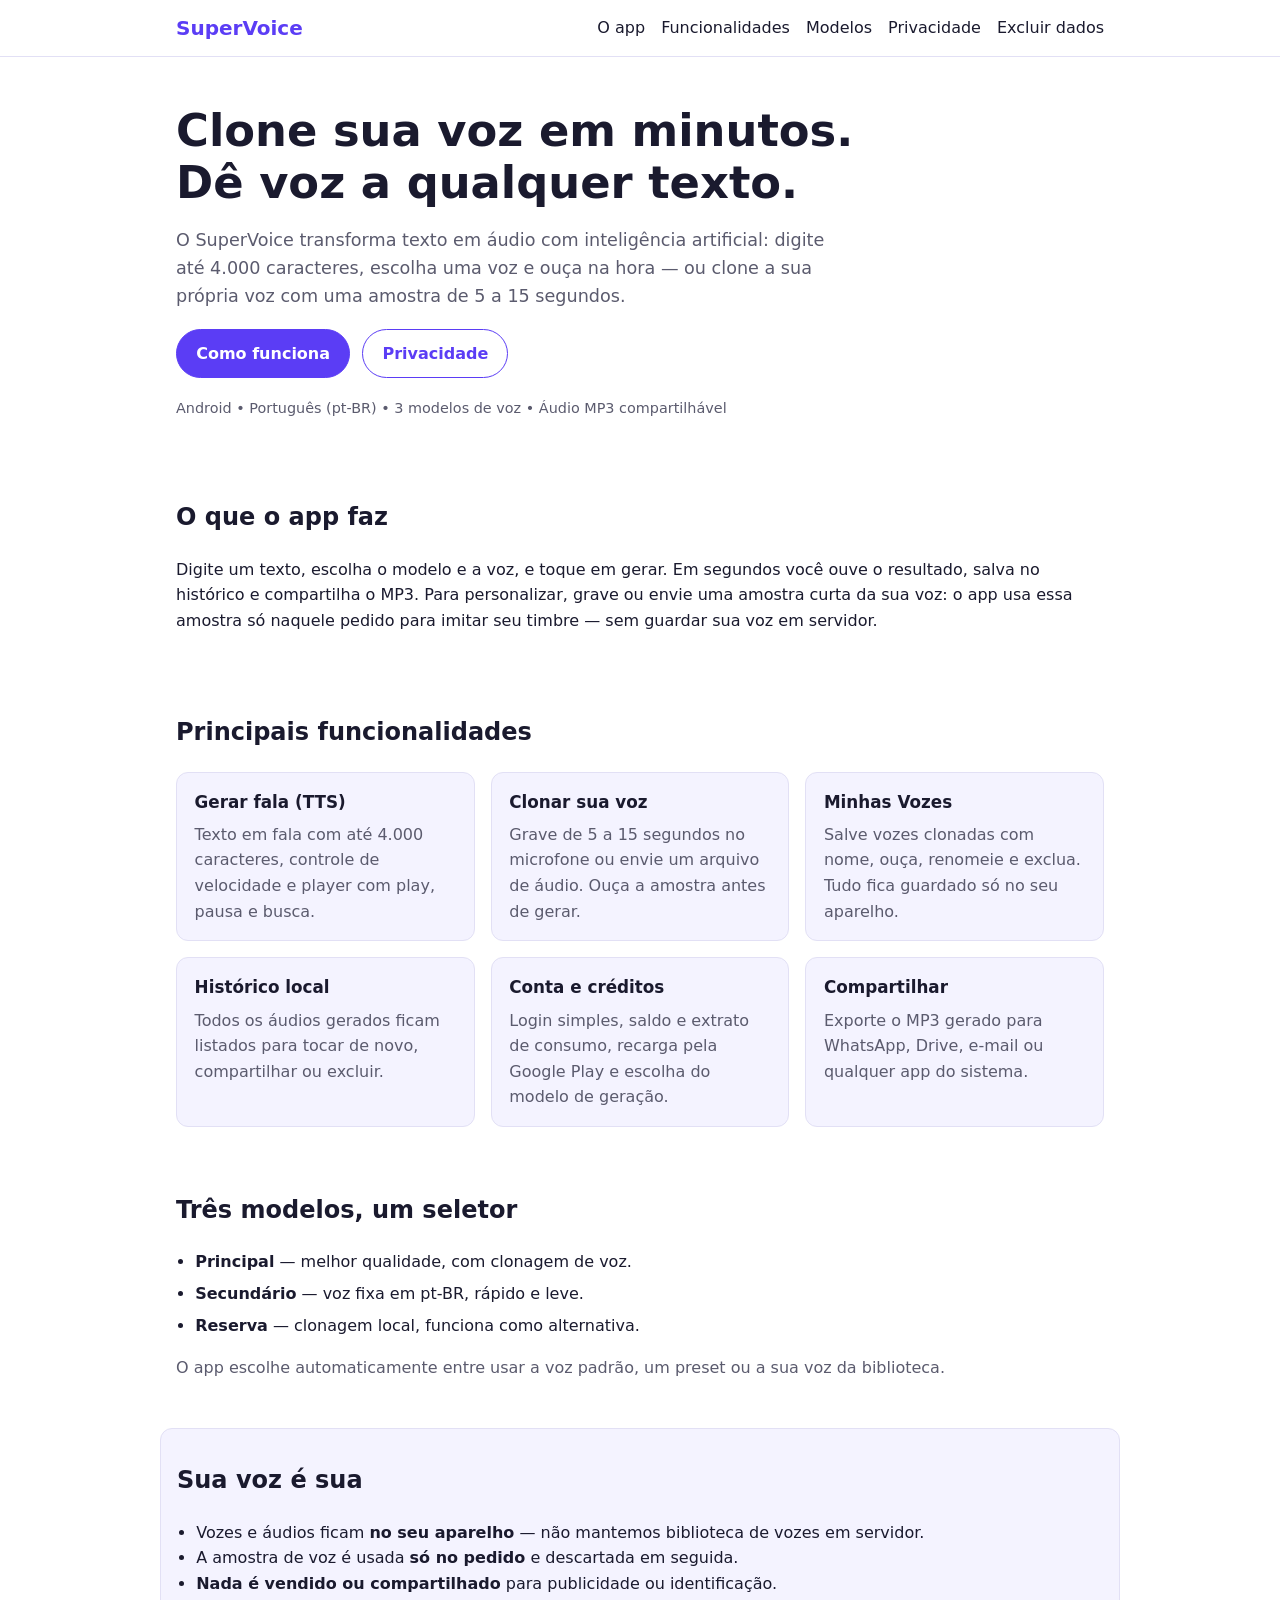
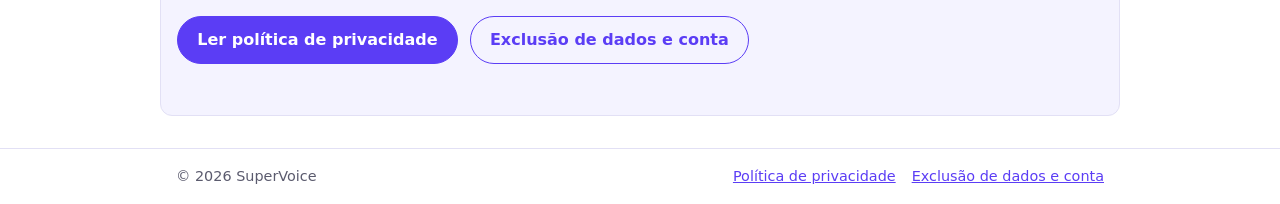
<file: index.html>
<!DOCTYPE html>
<html lang="pt-BR">
<head>
  <meta charset="UTF-8">
  <meta name="viewport" content="width=device-width, initial-scale=1.0">
  <meta name="description" content="SuperVoice — texto em fala com clonagem de voz. Digite, clone sua voz em segundos e ouça. Suas vozes ficam no seu aparelho.">
  <title>SuperVoice — Texto em fala com clonagem de voz</title>
  <link rel="stylesheet" href="styles.css">
</head>
<body>
  <header class="topbar">
    <div class="wrap topbar-inner">
      <a class="brand" href="index.html">SuperVoice</a>
      <button class="menu-btn" id="menuBtn" aria-label="Abrir menu" aria-expanded="false">☰</button>
      <nav class="nav" id="mainNav" aria-label="Navegação principal">
        <a href="#o-que-faz">O app</a>
        <a href="#funcionalidades">Funcionalidades</a>
        <a href="#modelos">Modelos</a>
        <a href="#privacidade">Privacidade</a>
        <a href="exclusao.html">Excluir dados</a>
      </nav>
    </div>
  </header>

  <main>
    <section class="hero wrap">
      <h1>Clone sua voz em minutos.<br>Dê voz a qualquer texto.</h1>
      <p class="lead">O SuperVoice transforma texto em áudio com inteligência artificial: digite até 4.000 caracteres, escolha uma voz e ouça na hora — ou clone a sua própria voz com uma amostra de 5 a 15 segundos.</p>
      <div class="cta-row">
        <a class="btn primary" href="#funcionalidades">Como funciona</a>
        <a class="btn" href="privacidade.html">Privacidade</a>
      </div>
      <p class="badges">Android &bull; Português (pt-BR) &bull; 3 modelos de voz &bull; Áudio MP3 compartilhável</p>
    </section>

    <section id="o-que-faz" class="wrap section">
      <h2>O que o app faz</h2>
      <p>Digite um texto, escolha o modelo e a voz, e toque em gerar. Em segundos você ouve o resultado, salva no histórico e compartilha o MP3. Para personalizar, grave ou envie uma amostra curta da sua voz: o app usa essa amostra só naquele pedido para imitar seu timbre — sem guardar sua voz em servidor.</p>
    </section>

    <section id="funcionalidades" class="wrap section">
      <h2>Principais funcionalidades</h2>
      <div class="grid">
        <article class="card">
          <h3>Gerar fala (TTS)</h3>
          <p>Texto em fala com até 4.000 caracteres, controle de velocidade e player com play, pausa e busca.</p>
        </article>
        <article class="card">
          <h3>Clonar sua voz</h3>
          <p>Grave de 5 a 15 segundos no microfone ou envie um arquivo de áudio. Ouça a amostra antes de gerar.</p>
        </article>
        <article class="card">
          <h3>Minhas Vozes</h3>
          <p>Salve vozes clonadas com nome, ouça, renomeie e exclua. Tudo fica guardado só no seu aparelho.</p>
        </article>
        <article class="card">
          <h3>Histórico local</h3>
          <p>Todos os áudios gerados ficam listados para tocar de novo, compartilhar ou excluir.</p>
        </article>
        <article class="card">
          <h3>Conta e créditos</h3>
          <p>Login simples, saldo e extrato de consumo, recarga pela Google Play e escolha do modelo de geração.</p>
        </article>
        <article class="card">
          <h3>Compartilhar</h3>
          <p>Exporte o MP3 gerado para WhatsApp, Drive, e-mail ou qualquer app do sistema.</p>
        </article>
      </div>
    </section>

    <section id="modelos" class="wrap section">
      <h2>Três modelos, um seletor</h2>
      <ul class="models">
        <li><strong>Principal</strong> — melhor qualidade, com clonagem de voz.</li>
        <li><strong>Secundário</strong> — voz fixa em pt-BR, rápido e leve.</li>
        <li><strong>Reserva</strong> — clonagem local, funciona como alternativa.</li>
      </ul>
      <p class="muted">O app escolhe automaticamente entre usar a voz padrão, um preset ou a sua voz da biblioteca.</p>
    </section>

    <section id="privacidade" class="wrap section highlight">
      <h2>Sua voz é sua</h2>
      <ul>
        <li>Vozes e áudios ficam <strong>no seu aparelho</strong> — não mantemos biblioteca de vozes em servidor.</li>
        <li>A amostra de voz é usada <strong>só no pedido</strong> e descartada em seguida.</li>
        <li><strong>Nada é vendido ou compartilhado</strong> para publicidade ou identificação.</li>
      </ul>
      <div class="cta-row">
        <a class="btn primary" href="privacidade.html">Ler política de privacidade</a>
        <a class="btn" href="exclusao.html">Exclusão de dados e conta</a>
      </div>
    </section>
  </main>

  <footer class="footer">
    <div class="wrap footer-inner">
      <span>© <span id="year">2026</span> SuperVoice</span>
      <nav aria-label="Links legais">
        <a href="privacidade.html">Política de privacidade</a>
        <a href="exclusao.html">Exclusão de dados e conta</a>
      </nav>
    </div>
  </footer>

  <script src="app.js"></script>
</body>
</html>
</file>
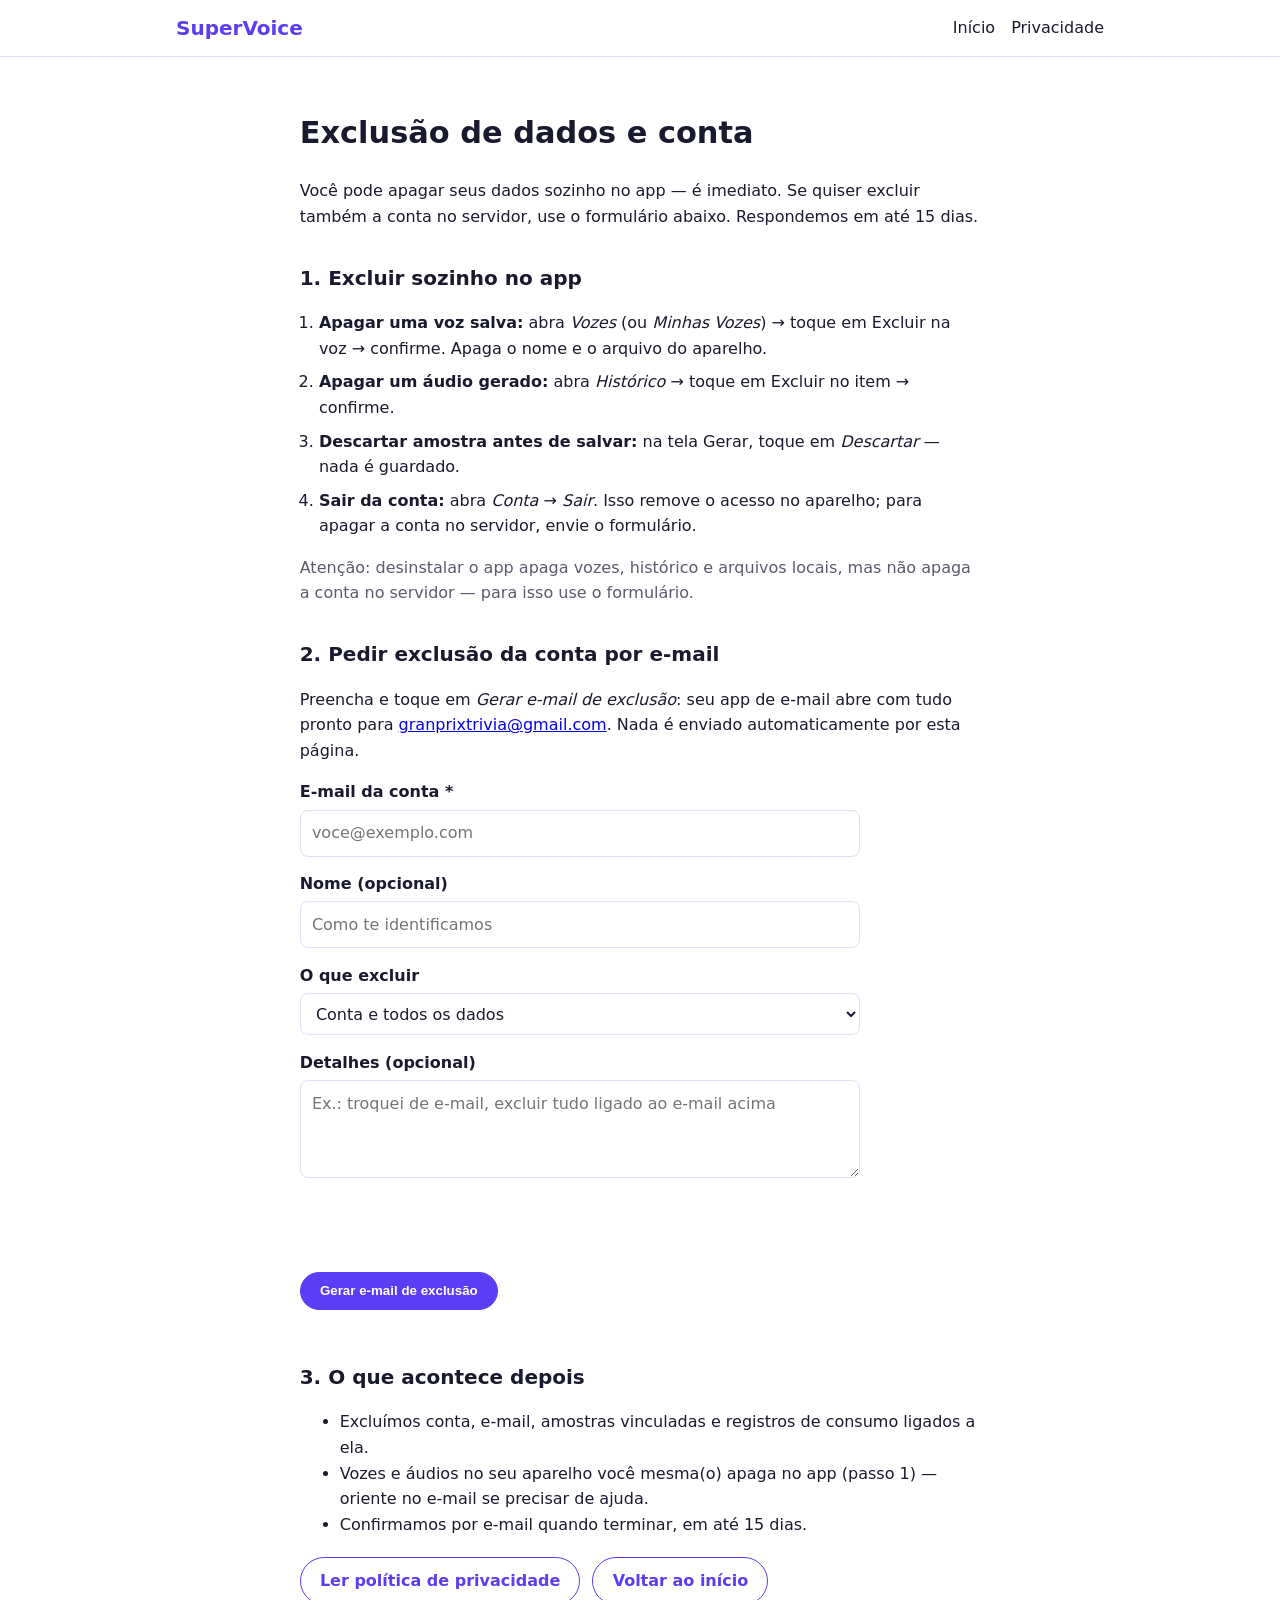
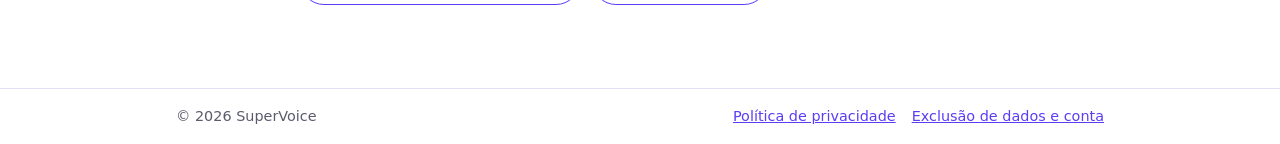
<file: exclusao.html>
<!DOCTYPE html>
<html lang="pt-BR">
<head>
  <meta charset="UTF-8">
  <meta name="viewport" content="width=device-width, initial-scale=1.0">
  <meta name="description" content="SuperVoice — exclua seus dados e sua conta: instruções no app e formulário por e-mail.">
  <title>SuperVoice — Exclusão de dados e conta</title>
  <link rel="stylesheet" href="styles.css">
</head>
<body>
  <header class="topbar">
    <div class="wrap topbar-inner">
      <a class="brand" href="index.html">SuperVoice</a>
      <button class="menu-btn" id="menuBtn" aria-label="Abrir menu" aria-expanded="false">☰</button>
      <nav class="nav" id="mainNav" aria-label="Navegação principal">
        <a href="index.html">Início</a>
        <a href="privacidade.html">Privacidade</a>
      </nav>
    </div>
  </header>

  <main class="wrap section prose">
    <h1>Exclusão de dados e conta</h1>
    <p>Você pode apagar seus dados sozinho no app — é imediato. Se quiser excluir também a conta no servidor, use o formulário abaixo. Respondemos em até 15 dias.</p>

    <h2>1. Excluir sozinho no app</h2>
    <ol class="steps">
      <li><strong>Apagar uma voz salva:</strong> abra <em>Vozes</em> (ou <em>Minhas Vozes</em>) → toque em Excluir na voz → confirme. Apaga o nome e o arquivo do aparelho.</li>
      <li><strong>Apagar um áudio gerado:</strong> abra <em>Histórico</em> → toque em Excluir no item → confirme.</li>
      <li><strong>Descartar amostra antes de salvar:</strong> na tela Gerar, toque em <em>Descartar</em> — nada é guardado.</li>
      <li><strong>Sair da conta:</strong> abra <em>Conta</em> → <em>Sair</em>. Isso remove o acesso no aparelho; para apagar a conta no servidor, envie o formulário.</li>
    </ol>
    <p class="muted">Atenção: desinstalar o app apaga vozes, histórico e arquivos locais, mas não apaga a conta no servidor — para isso use o formulário.</p>

    <h2>2. Pedir exclusão da conta por e-mail</h2>
    <p>Preencha e toque em <em>Gerar e-mail de exclusão</em>: seu app de e-mail abre com tudo pronto para <a id="contactEmail" href="mailto:granprixtrivia@gmail.com">granprixtrivia@gmail.com</a>. Nada é enviado automaticamente por esta página.</p>

    <form class="form" id="deleteForm" novalidate>
      <div class="field">
        <label for="accountEmail">E-mail da conta *</label>
        <input type="email" id="accountEmail" name="accountEmail" required autocomplete="email" placeholder="voce@exemplo.com">
      </div>
      <div class="field">
        <label for="displayName">Nome (opcional)</label>
        <input type="text" id="displayName" name="displayName" autocomplete="name" placeholder="Como te identificamos">
      </div>
      <div class="field">
        <label for="scope">O que excluir</label>
        <select id="scope" name="scope">
          <option value="conta e todos os dados">Conta e todos os dados</option>
          <option value="só dados da conta">Só dados da conta (manter app local)</option>
          <option value="só vozes clonadas">Só vozes clonadas</option>
          <option value="só histórico">Só histórico de áudios</option>
        </select>
      </div>
      <div class="field">
        <label for="extra">Detalhes (opcional)</label>
        <textarea id="extra" name="extra" rows="3" placeholder="Ex.: troquei de e-mail, excluir tudo ligado ao e-mail acima"></textarea>
      </div>
      <p class="error" id="formError" role="alert" aria-live="polite"></p>
      <div class="cta-row">
        <button class="btn primary" type="submit">Gerar e-mail de exclusão</button>
      </div>
    </form>

    <h2>3. O que acontece depois</h2>
    <ul>
      <li>Excluímos conta, e-mail, amostras vinculadas e registros de consumo ligados a ela.</li>
      <li>Vozes e áudios no seu aparelho você mesma(o) apaga no app (passo 1) — oriente no e-mail se precisar de ajuda.</li>
      <li>Confirmamos por e-mail quando terminar, em até 15 dias.</li>
    </ul>

    <div class="cta-row">
      <a class="btn" href="privacidade.html">Ler política de privacidade</a>
      <a class="btn" href="index.html">Voltar ao início</a>
    </div>
  </main>

  <footer class="footer">
    <div class="wrap footer-inner">
      <span>© <span id="year">2026</span> SuperVoice</span>
      <nav aria-label="Links legais">
        <a href="privacidade.html">Política de privacidade</a>
        <a href="exclusao.html">Exclusão de dados e conta</a>
      </nav>
    </div>
  </footer>

  <script src="app.js"></script>
</body>
</html>
</file>
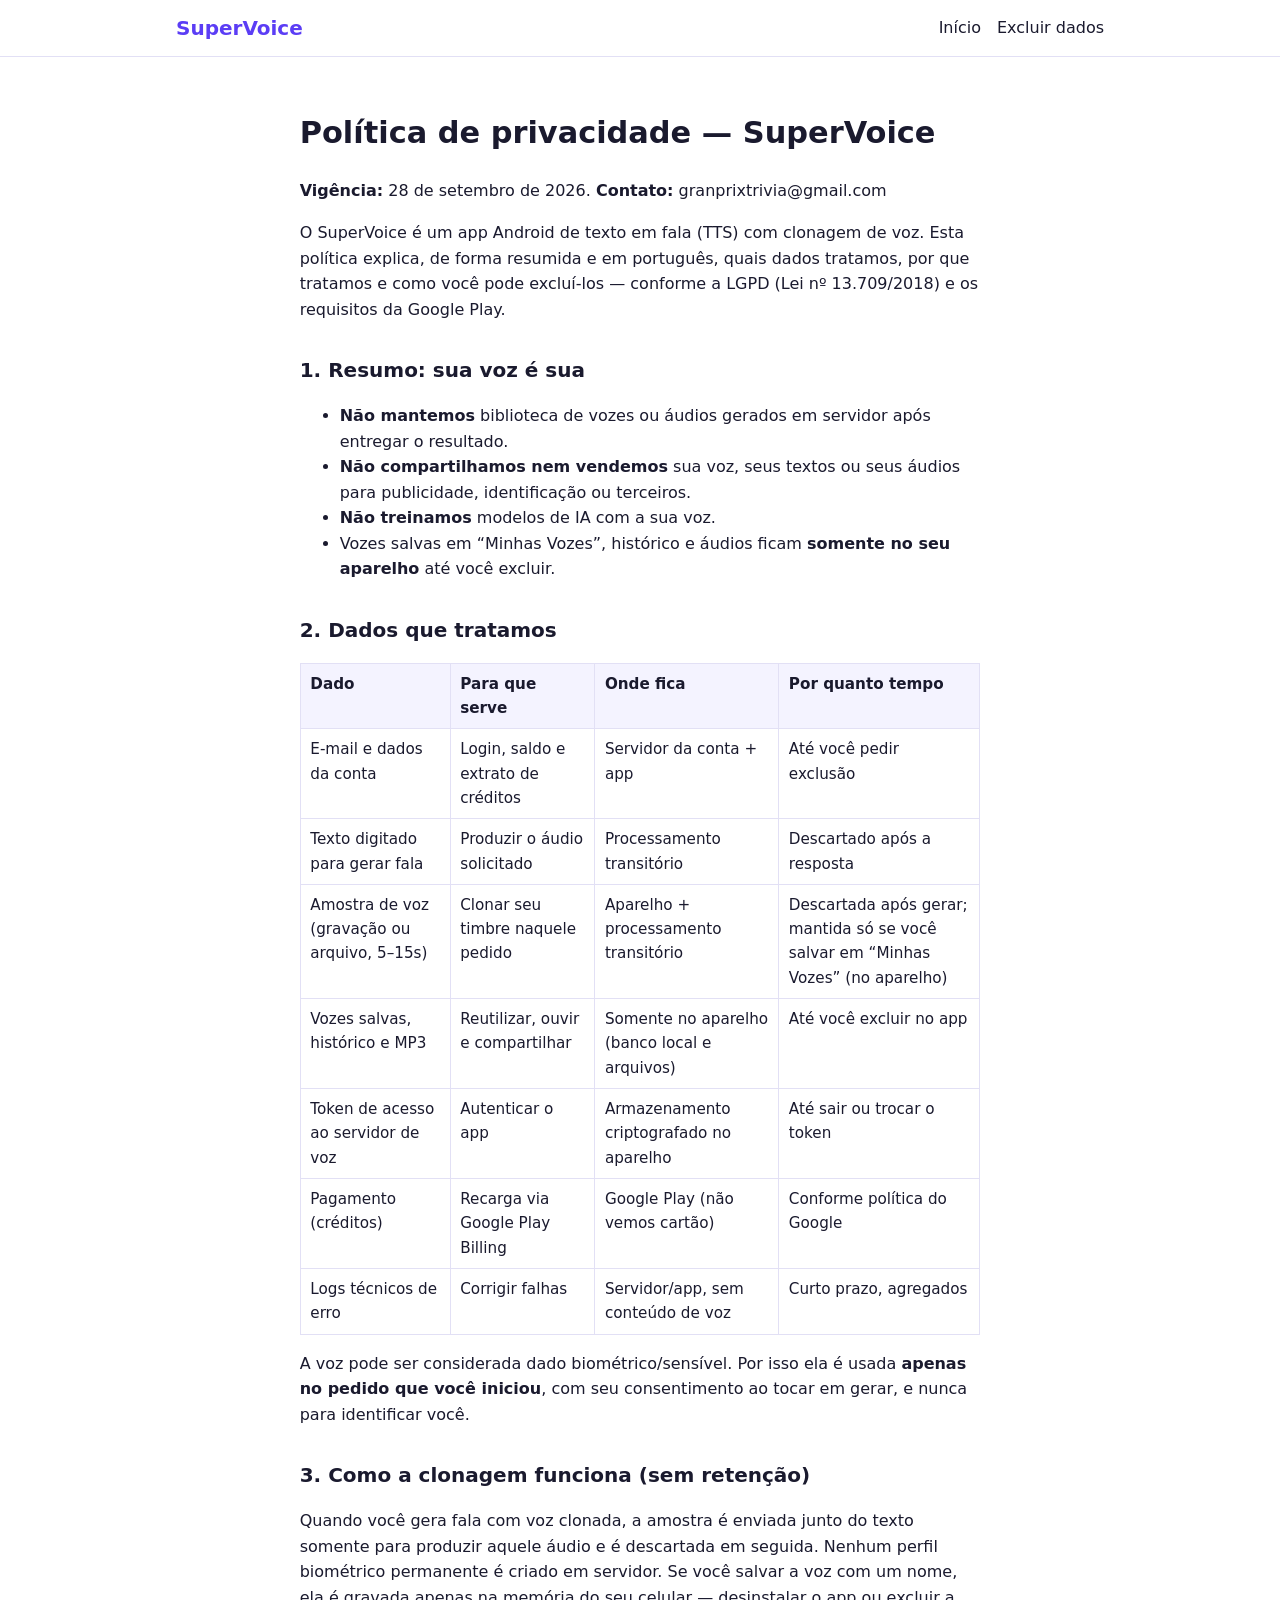
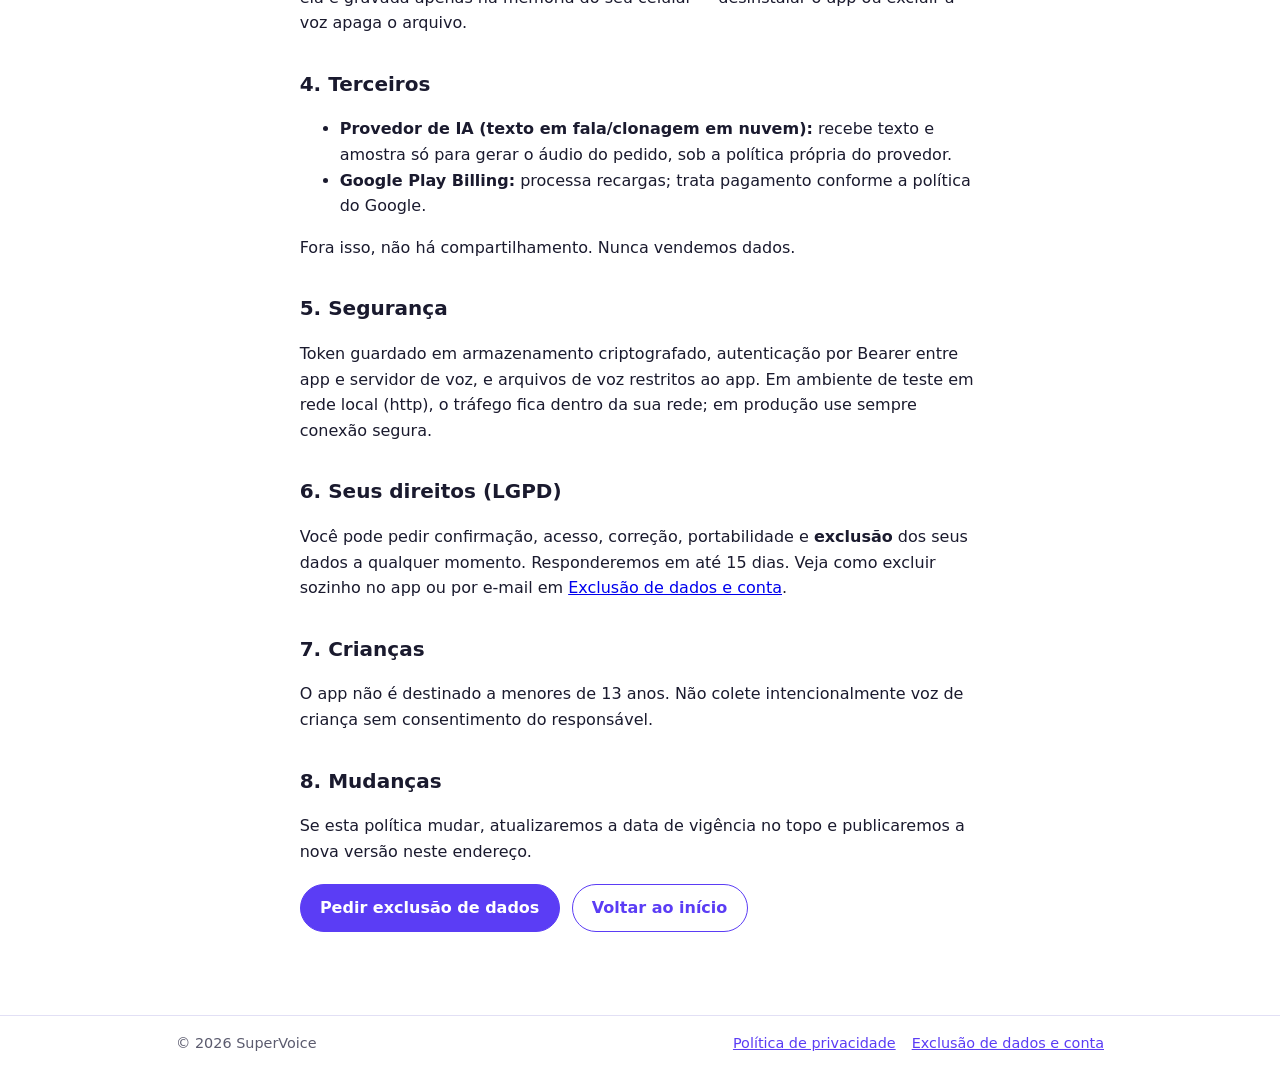
<file: privacidade.html>
<!DOCTYPE html>
<html lang="pt-BR">
<head>
  <meta charset="UTF-8">
  <meta name="viewport" content="width=device-width, initial-scale=1.0">
  <meta name="description" content="Política de privacidade do SuperVoice — app de texto em fala e clonagem de voz que não mantém nem compartilha vozes em servidor.">
  <title>SuperVoice — Política de privacidade</title>
  <link rel="stylesheet" href="styles.css">
</head>
<body>
  <header class="topbar">
    <div class="wrap topbar-inner">
      <a class="brand" href="index.html">SuperVoice</a>
      <button class="menu-btn" id="menuBtn" aria-label="Abrir menu" aria-expanded="false">☰</button>
      <nav class="nav" id="mainNav" aria-label="Navegação principal">
        <a href="index.html">Início</a>
        <a href="exclusao.html">Excluir dados</a>
      </nav>
    </div>
  </header>

  <main class="wrap section prose">
    <h1>Política de privacidade — SuperVoice</h1>
    <p><strong>Vigência:</strong> 28 de setembro de 2026. <strong>Contato:</strong> granprixtrivia@gmail.com</p>
    <p>O SuperVoice é um app Android de texto em fala (TTS) com clonagem de voz. Esta política explica, de forma resumida e em português, quais dados tratamos, por que tratamos e como você pode excluí-los — conforme a LGPD (Lei nº 13.709/2018) e os requisitos da Google Play.</p>

    <h2>1. Resumo: sua voz é sua</h2>
    <ul>
      <li><strong>Não mantemos</strong> biblioteca de vozes ou áudios gerados em servidor após entregar o resultado.</li>
      <li><strong>Não compartilhamos nem vendemos</strong> sua voz, seus textos ou seus áudios para publicidade, identificação ou terceiros.</li>
      <li><strong>Não treinamos</strong> modelos de IA com a sua voz.</li>
      <li>Vozes salvas em “Minhas Vozes”, histórico e áudios ficam <strong>somente no seu aparelho</strong> até você excluir.</li>
    </ul>

    <h2>2. Dados que tratamos</h2>
    <table>
      <tr><th>Dado</th><th>Para que serve</th><th>Onde fica</th><th>Por quanto tempo</th></tr>
      <tr><td>E-mail e dados da conta</td><td>Login, saldo e extrato de créditos</td><td>Servidor da conta + app</td><td>Até você pedir exclusão</td></tr>
      <tr><td>Texto digitado para gerar fala</td><td>Produzir o áudio solicitado</td><td>Processamento transitório</td><td>Descartado após a resposta</td></tr>
      <tr><td>Amostra de voz (gravação ou arquivo, 5–15s)</td><td>Clonar seu timbre naquele pedido</td><td>Aparelho + processamento transitório</td><td>Descartada após gerar; mantida só se você salvar em “Minhas Vozes” (no aparelho)</td></tr>
      <tr><td>Vozes salvas, histórico e MP3</td><td>Reutilizar, ouvir e compartilhar</td><td>Somente no aparelho (banco local e arquivos)</td><td>Até você excluir no app</td></tr>
      <tr><td>Token de acesso ao servidor de voz</td><td>Autenticar o app</td><td>Armazenamento criptografado no aparelho</td><td>Até sair ou trocar o token</td></tr>
      <tr><td>Pagamento (créditos)</td><td>Recarga via Google Play Billing</td><td>Google Play (não vemos cartão)</td><td>Conforme política do Google</td></tr>
      <tr><td>Logs técnicos de erro</td><td>Corrigir falhas</td><td>Servidor/app, sem conteúdo de voz</td><td>Curto prazo, agregados</td></tr>
    </table>
    <p>A voz pode ser considerada dado biométrico/sensível. Por isso ela é usada <strong>apenas no pedido que você iniciou</strong>, com seu consentimento ao tocar em gerar, e nunca para identificar você.</p>

    <h2>3. Como a clonagem funciona (sem retenção)</h2>
    <p>Quando você gera fala com voz clonada, a amostra é enviada junto do texto somente para produzir aquele áudio e é descartada em seguida. Nenhum perfil biométrico permanente é criado em servidor. Se você salvar a voz com um nome, ela é gravada apenas na memória do seu celular — desinstalar o app ou excluir a voz apaga o arquivo.</p>

    <h2>4. Terceiros</h2>
    <ul>
      <li><strong>Provedor de IA (texto em fala/clonagem em nuvem):</strong> recebe texto e amostra só para gerar o áudio do pedido, sob a política própria do provedor.</li>
      <li><strong>Google Play Billing:</strong> processa recargas; trata pagamento conforme a política do Google.</li>
    </ul>
    <p>Fora isso, não há compartilhamento. Nunca vendemos dados.</p>

    <h2>5. Segurança</h2>
    <p>Token guardado em armazenamento criptografado, autenticação por Bearer entre app e servidor de voz, e arquivos de voz restritos ao app. Em ambiente de teste em rede local (http), o tráfego fica dentro da sua rede; em produção use sempre conexão segura.</p>

    <h2>6. Seus direitos (LGPD)</h2>
    <p>Você pode pedir confirmação, acesso, correção, portabilidade e <strong>exclusão</strong> dos seus dados a qualquer momento. Responderemos em até 15 dias. Veja como excluir sozinho no app ou por e-mail em <a href="exclusao.html">Exclusão de dados e conta</a>.</p>

    <h2>7. Crianças</h2>
    <p>O app não é destinado a menores de 13 anos. Não colete intencionalmente voz de criança sem consentimento do responsável.</p>

    <h2>8. Mudanças</h2>
    <p>Se esta política mudar, atualizaremos a data de vigência no topo e publicaremos a nova versão neste endereço.</p>

    <div class="cta-row">
      <a class="btn primary" href="exclusao.html">Pedir exclusão de dados</a>
      <a class="btn" href="index.html">Voltar ao início</a>
    </div>
  </main>

  <footer class="footer">
    <div class="wrap footer-inner">
      <span>© <span id="year">2026</span> SuperVoice</span>
      <nav aria-label="Links legais">
        <a href="privacidade.html">Política de privacidade</a>
        <a href="exclusao.html">Exclusão de dados e conta</a>
      </nav>
    </div>
  </footer>

  <script src="app.js"></script>
</body>
</html>
</file>
<file: styles.css>
:root {
  --bg: #ffffff;
  --fg: #1a1a2e;
  --muted: #5b5b6e;
  --brand: #5b3df5;
  --brand-dark: #472fd1;
  --card: #f4f3ff;
  --border: #e2e0f5;
  --radius: 12px;
  --max: 960px;
}

* { box-sizing: border-box; }

body {
  margin: 0;
  font-family: system-ui, -apple-system, "Segoe UI", Roboto, sans-serif;
  background: var(--bg);
  color: var(--fg);
  line-height: 1.6;
}

.wrap { max-width: var(--max); margin: 0 auto; padding: 0 1rem; }

.topbar {
  position: sticky; top: 0; z-index: 10;
  background: var(--bg);
  border-bottom: 1px solid var(--border);
}
.topbar-inner {
  display: flex; align-items: center; justify-content: space-between;
  min-height: 56px;
}
.brand { font-weight: 800; font-size: 1.25rem; color: var(--brand); text-decoration: none; }
.nav { display: flex; gap: 1rem; }
.nav a { color: var(--fg); text-decoration: none; }
.nav a:hover, .nav a:focus-visible { color: var(--brand); text-decoration: underline; }
.menu-btn { display: none; background: none; border: 1px solid var(--border); border-radius: 8px; padding: .3rem .6rem; font-size: 1.1rem; }

.hero { padding: 3rem 1rem 2rem; }
.hero h1 { font-size: clamp(1.8rem, 5vw, 2.8rem); line-height: 1.15; margin: 0 0 1rem; }
.lead { font-size: 1.1rem; color: var(--muted); max-width: 60ch; }
.badges { color: var(--muted); font-size: .9rem; }

.section { padding: 2rem 1rem; }
.section h2 { margin-top: 0; }

.grid { display: grid; grid-template-columns: repeat(auto-fit, minmax(240px, 1fr)); gap: 1rem; }
.card { background: var(--card); border: 1px solid var(--border); border-radius: var(--radius); padding: 1rem 1.1rem; }
.card h3 { margin: 0 0 .4rem; font-size: 1.05rem; }
.card p { margin: 0; color: var(--muted); }

.models { padding-left: 1.2rem; }
.models li { margin-bottom: .4rem; }
.muted { color: var(--muted); }

.highlight { background: var(--card); border: 1px solid var(--border); border-radius: var(--radius); }
.highlight ul { padding-left: 1.2rem; }

.cta-row { display: flex; flex-wrap: wrap; gap: .75rem; margin: 1.2rem 0; }
.btn {
  display: inline-block; padding: .65rem 1.2rem;
  border-radius: 999px; border: 1px solid var(--brand);
  color: var(--brand); text-decoration: none; font-weight: 600;
}
.btn.primary { background: var(--brand); color: #fff; }
.btn.primary:hover, .btn.primary:focus-visible { background: var(--brand-dark); }
.btn:hover, .btn:focus-visible { text-decoration: underline; }

.footer { border-top: 1px solid var(--border); margin-top: 2rem; }
.footer-inner {
  display: flex; flex-wrap: wrap; gap: .5rem 1.5rem;
  align-items: center; justify-content: space-between;
  padding-top: 1rem; padding-bottom: 1rem;
  color: var(--muted); font-size: .9rem;
}
.footer nav { display: flex; gap: 1rem; }
.footer a { color: var(--brand); }

.prose { max-width: 70ch; }
.prose h1 { font-size: 1.9rem; }
.prose h2 { margin-top: 2rem; font-size: 1.25rem; }
.prose table { border-collapse: collapse; width: 100%; margin: 1rem 0; font-size: .95rem; }
.prose th, .prose td { border: 1px solid var(--border); padding: .5rem .6rem; text-align: left; vertical-align: top; }
.prose th { background: var(--card); }

.form { display: grid; gap: .9rem; max-width: 560px; }
.field { display: grid; gap: .3rem; }
.field label { font-weight: 600; }
.field input, .field select, .field textarea {
  font: inherit; padding: .6rem .7rem;
  border: 1px solid var(--border); border-radius: 8px; background: #fff; color: var(--fg);
}
.field input:focus-visible, .field select:focus-visible, .field textarea:focus-visible,
a:focus-visible, button:focus-visible { outline: 2px solid var(--brand); outline-offset: 2px; }
.error { color: #b00020; font-size: .9rem; min-height: 1.2em; }
.steps { padding-left: 1.2rem; }
.steps li { margin-bottom: .5rem; }

@media (max-width: 640px) {
  .menu-btn { display: block; }
  .nav {
    display: none; position: absolute; top: 56px; left: 0; right: 0;
    flex-direction: column; background: var(--bg);
    border-bottom: 1px solid var(--border); padding: .75rem 1rem 1rem;
  }
  .nav.open { display: flex; }
}

@media (prefers-color-scheme: dark) {
  :root {
    --bg: #12121a; --fg: #f0efff; --muted: #b9b7d6;
    --card: #1d1d2b; --border: #33334d;
  }
  .field input, .field select, .field textarea { background: #1d1d2b; }
}

@media print {
  .topbar, .footer, .cta-row, .menu-btn { display: none; }
  body { color: #000; }
}
</file>
